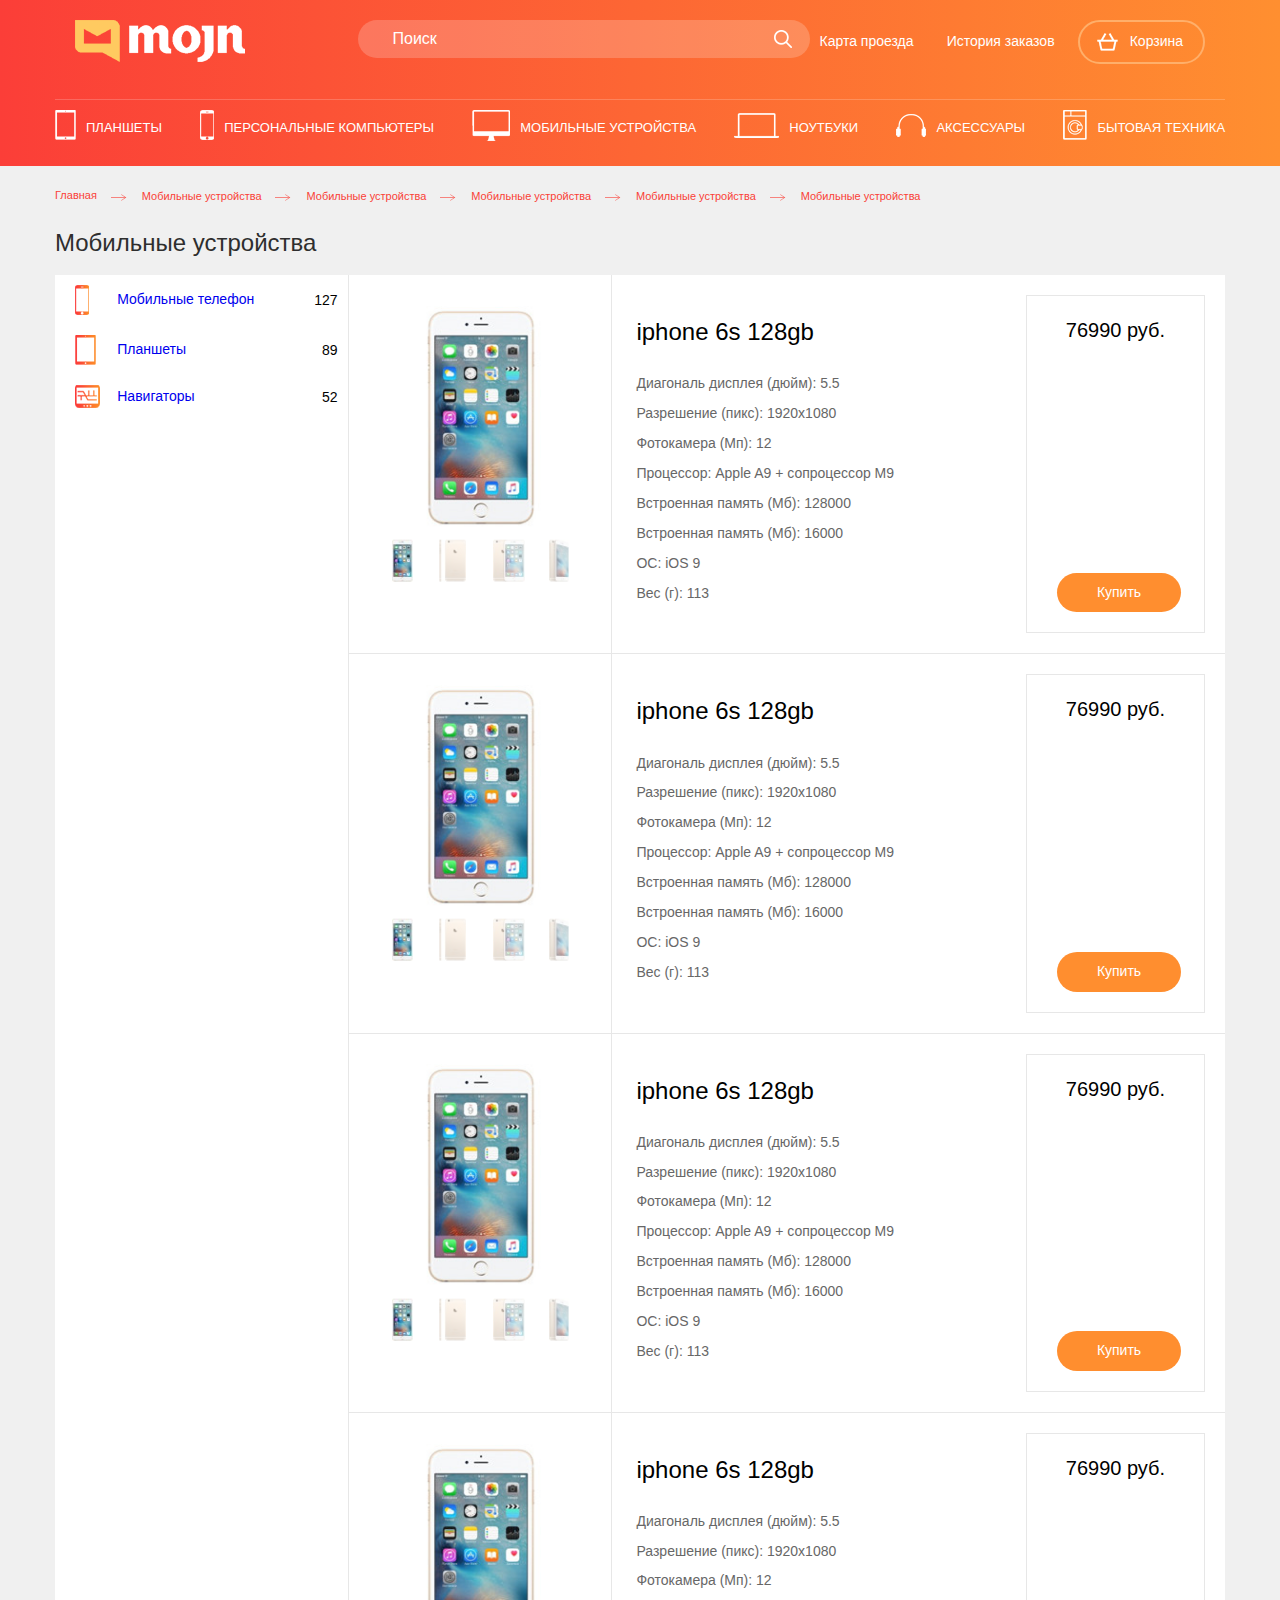
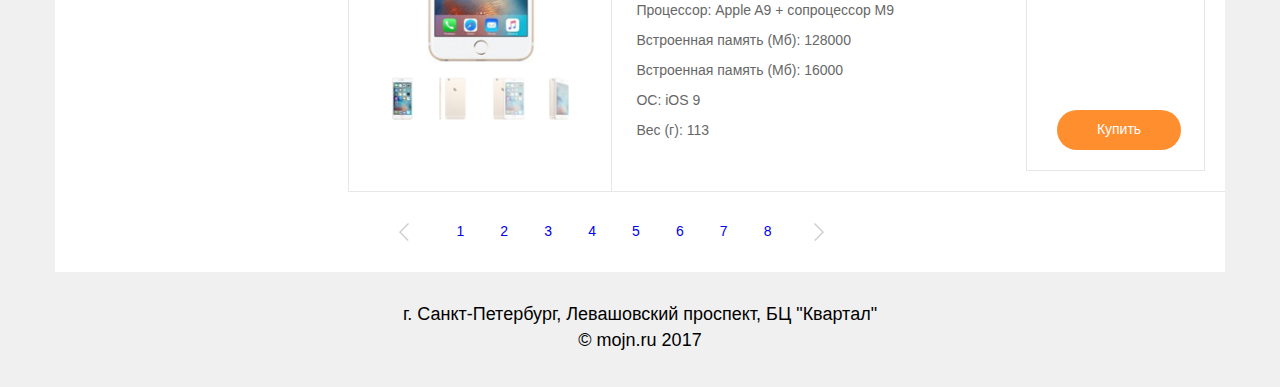
<file: works/mojn.loc/www/index.html>
﻿<!DOCTYPE html>
<html lang="eng">
  <meta charset="UTF-8">
  <meta http-equiv="X-UA-Compatible" content="IE=edge, chrome=1">
  <title>Главная страница</title>
  <link rel="stylesheet" href="./css/style.css">
  <body>
    <div class="wrapper">
      <header class="header">
        <div class="container">
          <div class="header__top">
            <div class="header__logo"><a href="#" class="logo"><img src="image/main.png" alt="logo" class="logo__pic"></a></div>
            <div class="header__search">
              <div class="search">
                <form action="" class="search__form">
                  <input type="text" name="" placeholder="Поиск" class="search__input">
                  <input type="submit" value="" class="search__submit">
                </form>
              </div>
            </div>
            <div class="header__menu">
              <ul class="menu">
                <li class="menu__item"><a href="#" class="menu__link"><span class="menu__link-text">Карта проезда</span></a></li>
                <li class="menu__item"><a href="#" class="menu__link"><span class="menu__link-text">История заказов</span></a></li>
                <li class="menu__item"><a href="#" class="menu__link menu__link_iconed"><span class="menu__link-icon"><img src="image/icon-cart.png" alt="" class="menu__link-icon-pic"></span><span class="menu__link-text">Корзина</span></a></li>
              </ul>
            </div>
          </div>
          <nav class="nav">
            <ul class="nav__list">
              <li class="nav__item"><a href="" class="nav__link"><span class="nav__icon"><img src="image/batton__icon1.png" alt=""></span><span class="nav__title">Планшеты</span></a></li>
              <li class="nav__item"><a href="" class="nav__link"><span class="nav__icon"><img src="image/batton__icon2.png" alt=""></span><span class="nav__title">Персональные компьютеры</span></a></li>
              <li class="nav__item"><a href="" class="nav__link"><span class="nav__icon"><img src="image/batton__icon3.png"></span><span class="nav__title">Мобильные устройства</span></a></li>
              <li class="nav__item"><a href="" class="nav__link"><span class="nav__icon"><img src="image/batton__icon4.png"></span><span class="nav__title">Ноутбуки</span></a></li>
              <li class="nav__item"><a href="" class="nav__link"><span class="nav__icon"><img src="image/batton__icon5.png"></span><span class="nav__title">Аксессуары </span></a></li>
              <li class="nav__item"><a href="" class="nav__link"><span class="nav__icon"><img src="image/batton__icon6.png"></span><span class="nav__title">Бытовая техника</span></a></li>
            </ul>
          </nav>
        </div>
      </header>
      <section class="breadcrumbs">
        <div class="container">
          <ul class="breadcrumbs__list">
            <li class="breadcrumbs__item"><a href="#" class="breadcrumbs__link">Главная</a></li>
            <li class="breadcrumbs__item"><a href="#" class="breadcrumbs__link">Мобильные устройства</a></li>
            <li class="breadcrumbs__item"><a href="#" class="breadcrumbs__link">Мобильные устройства</a></li>
            <li class="breadcrumbs__item"><a href="#" class="breadcrumbs__link">Мобильные устройства</a></li>
            <li class="breadcrumbs__item"><a href="#" class="breadcrumbs__link">Мобильные устройства</a></li>
            <li class="breadcrumbs__item"><a href="#" class="breadcrumbs__link">Мобильные устройства</a></li>
          </ul>
        </div>
      </section>
      <section class="section-title">
        <div class="container">
          <h1 class="title">Мобильные устройства</h1>
        </div>
      </section>
      <section class="content-wrapper">
        <div class="container">
          <aside class="sidebar">
            <ul categories>
              <li class="categories__item"><a href="#" class="categories__link"> <span class="categories__icon"><img src="image/icon-tel.png" alt=""></span><span class="categories__text">Мобильные телефон</span></a>
                <div class="categories__amount">127</div>
              </li>
              <li class="categories__item"><a href="#" class="categories__link"> <span class="categories__icon"><img src="image/icon-tab.png" alt=""></span><span class="categories__text">Планшеты</span></a>
                <div class="categories__amount">89</div>
              </li>
              <li class="categories__item"><a href="#" class="categories__link"> <span class="categories__icon"><img src="image/icon-navig.png" alt=""></span><span class="categories__text">Навигаторы</span></a>
                <div class="categories__amount">52</div>
              </li>
            </ul>
          </aside>
          <main class="content">
            <ul class="products">
              <li class="products__item">
                <div class="products__slideshow">
                  <div class="slideshow__display"><img src="image/product1.jpg" class="slideshow__display-img"></div>
                  <ul class="slideshow__thumbs">
                    <li class="slideshow__thumbs-item"><a class="slideshow__thumbs-link"><img src="image/product1min1.png" alt=""></a></li>
                    <li class="slideshow__thumbs-item"><a class="slideshow__thumbs-link"><img src="image/product1min2.png" alt=""></a></li>
                    <li class="slideshow__thumbs-item"><a class="slideshow__thumbs-link"><img src="image/product1min3.png" alt=""></a></li>
                    <li class="slideshow__thumbs-item"><a class="slideshow__thumbs-link"><img src="image/product1min4.png" alt=""></a></li>
                  </ul>
                </div>
                <div class="products__desc">
                  <h2 class="product__title">iphone 6s 128gb</h2>
                  <div class="products__desc-content">
                    <ul>
                      <li>Диагональ дисплея (дюйм): 5.5</li>
                      <li>Разрешение (пикс): 1920x1080</li>
                      <li>Фотокамера (Мп): 12</li>
                      <li>Процессор: Apple A9 + сопроцессор M9</li>
                      <li>Встроенная память (Мб): 128000</li>
                      <li>Встроенная память (Мб): 16000</li>
                      <li>ОС: iOS 9</li>
                      <li>Вес (г): 113</li>
                    </ul>
                  </div>
                </div>
                <div class="products__price">
                  <div class="products__price-inner">
                    <div class="products__price-amount">76990 руб.</div><a href="#" class="products__buy">Купить</a>
                  </div>
                </div>
              </li>
            </ul>
            <ul class="products">
              <li class="products__item">
                <div class="products__slideshow">
                  <div class="slideshow__display"><img src="image/product1.jpg" class="slideshow__display-img"></div>
                  <ul class="slideshow__thumbs">
                    <li class="slideshow__thumbs-item"><a class="slideshow__thumbs-link"><img src="image/product1min1.png" alt=""></a></li>
                    <li class="slideshow__thumbs-item"><a class="slideshow__thumbs-link"><img src="image/product1min2.png" alt=""></a></li>
                    <li class="slideshow__thumbs-item"><a class="slideshow__thumbs-link"><img src="image/product1min3.png" alt=""></a></li>
                    <li class="slideshow__thumbs-item"><a class="slideshow__thumbs-link"><img src="image/product1min4.png" alt=""></a></li>
                  </ul>
                </div>
                <div class="products__desc">
                  <h2 class="product__title">iphone 6s 128gb</h2>
                  <div class="products__desc-content">
                    <ul>
                      <li>Диагональ дисплея (дюйм): 5.5</li>
                      <li>Разрешение (пикс): 1920x1080</li>
                      <li>Фотокамера (Мп): 12</li>
                      <li>Процессор: Apple A9 + сопроцессор M9</li>
                      <li>Встроенная память (Мб): 128000</li>
                      <li>Встроенная память (Мб): 16000</li>
                      <li>ОС: iOS 9</li>
                      <li>Вес (г): 113</li>
                    </ul>
                  </div>
                </div>
                <div class="products__price">
                  <div class="products__price-inner">
                    <div class="products__price-amount">76990 руб.</div><a href="#" class="products__buy">Купить</a>
                  </div>
                </div>
              </li>
            </ul>
            <ul class="products">
              <li class="products__item">
                <div class="products__slideshow">
                  <div class="slideshow__display"><img src="image/product1.jpg" class="slideshow__display-img"></div>
                  <ul class="slideshow__thumbs">
                    <li class="slideshow__thumbs-item"><a class="slideshow__thumbs-link"><img src="image/product1min1.png" alt=""></a></li>
                    <li class="slideshow__thumbs-item"><a class="slideshow__thumbs-link"><img src="image/product1min2.png" alt=""></a></li>
                    <li class="slideshow__thumbs-item"><a class="slideshow__thumbs-link"><img src="image/product1min3.png" alt=""></a></li>
                    <li class="slideshow__thumbs-item"><a class="slideshow__thumbs-link"><img src="image/product1min4.png" alt=""></a></li>
                  </ul>
                </div>
                <div class="products__desc">
                  <h2 class="product__title">iphone 6s 128gb</h2>
                  <div class="products__desc-content">
                    <ul>
                      <li>Диагональ дисплея (дюйм): 5.5</li>
                      <li>Разрешение (пикс): 1920x1080</li>
                      <li>Фотокамера (Мп): 12</li>
                      <li>Процессор: Apple A9 + сопроцессор M9</li>
                      <li>Встроенная память (Мб): 128000</li>
                      <li>Встроенная память (Мб): 16000</li>
                      <li>ОС: iOS 9</li>
                      <li>Вес (г): 113</li>
                    </ul>
                  </div>
                </div>
                <div class="products__price">
                  <div class="products__price-inner">
                    <div class="products__price-amount">76990 руб.</div><a href="#" class="products__buy">Купить</a>
                  </div>
                </div>
              </li>
            </ul>
            <ul class="products">
              <li class="products__item">
                <div class="products__slideshow">
                  <div class="slideshow__display"><img src="image/product1.jpg" class="slideshow__display-img"></div>
                  <ul class="slideshow__thumbs">
                    <li class="slideshow__thumbs-item"><a class="slideshow__thumbs-link"><img src="image/product1min1.png" alt=""></a></li>
                    <li class="slideshow__thumbs-item"><a class="slideshow__thumbs-link"><img src="image/product1min2.png" alt=""></a></li>
                    <li class="slideshow__thumbs-item"><a class="slideshow__thumbs-link"><img src="image/product1min3.png" alt=""></a></li>
                    <li class="slideshow__thumbs-item"><a class="slideshow__thumbs-link"><img src="image/product1min4.png" alt=""></a></li>
                  </ul>
                </div>
                <div class="products__desc">
                  <h2 class="product__title">iphone 6s 128gb</h2>
                  <div class="products__desc-content">
                    <ul>
                      <li>Диагональ дисплея (дюйм): 5.5</li>
                      <li>Разрешение (пикс): 1920x1080</li>
                      <li>Фотокамера (Мп): 12</li>
                      <li>Процессор: Apple A9 + сопроцессор M9</li>
                      <li>Встроенная память (Мб): 128000</li>
                      <li>Встроенная память (Мб): 16000</li>
                      <li>ОС: iOS 9</li>
                      <li>Вес (г): 113</li>
                    </ul>
                  </div>
                </div>
                <div class="products__price">
                  <div class="products__price-inner">
                    <div class="products__price-amount">76990 руб.</div><a href="#" class="products__buy">Купить</a>
                  </div>
                </div>
              </li>
            </ul>
          </main>
        </div>
      </section>
      <section class="pagination">
        <div class="container"><a href="#" class="pagination__control pagination__control_left"></a>
          <ul class="pagination__list">
            <li class="pagination__item"><a href="#" class="pagination__link">1</a></li>
            <li class="pagination__item"><a href="#" class="pagination__link">2</a></li>
            <li class="pagination__item"><a href="#" class="pagination__link">3</a></li>
            <li class="pagination__item"><a href="#" class="pagination__link">4</a></li>
            <li class="pagination__item"><a href="#" class="pagination__link">5</a></li>
            <li class="pagination__item"><a href="#" class="pagination__link">6</a></li>
            <li class="pagination__item"><a href="#" class="pagination__link">7</a></li>
            <li class="pagination__item"><a href="#" class="pagination__link">8</a></li>
          </ul><a href="#" class="pagination__control pagination__control_right"></a>
          <ul class="pagination__list">
            <li class="pagination__item"></li>
          </ul>
        </div>
      </section>
      <div class="empty"></div>
    </div>
    <footer class="footer">
      <div class="container">
        <div class="footer__adress">г. Санкт-Петербург, Левашовский проспект, БЦ "Квартал"</div>
        <div class="footer__copyright">&copy mojn.ru 2017</div>
      </div>
    </footer>
  </body>
</html>
</file>
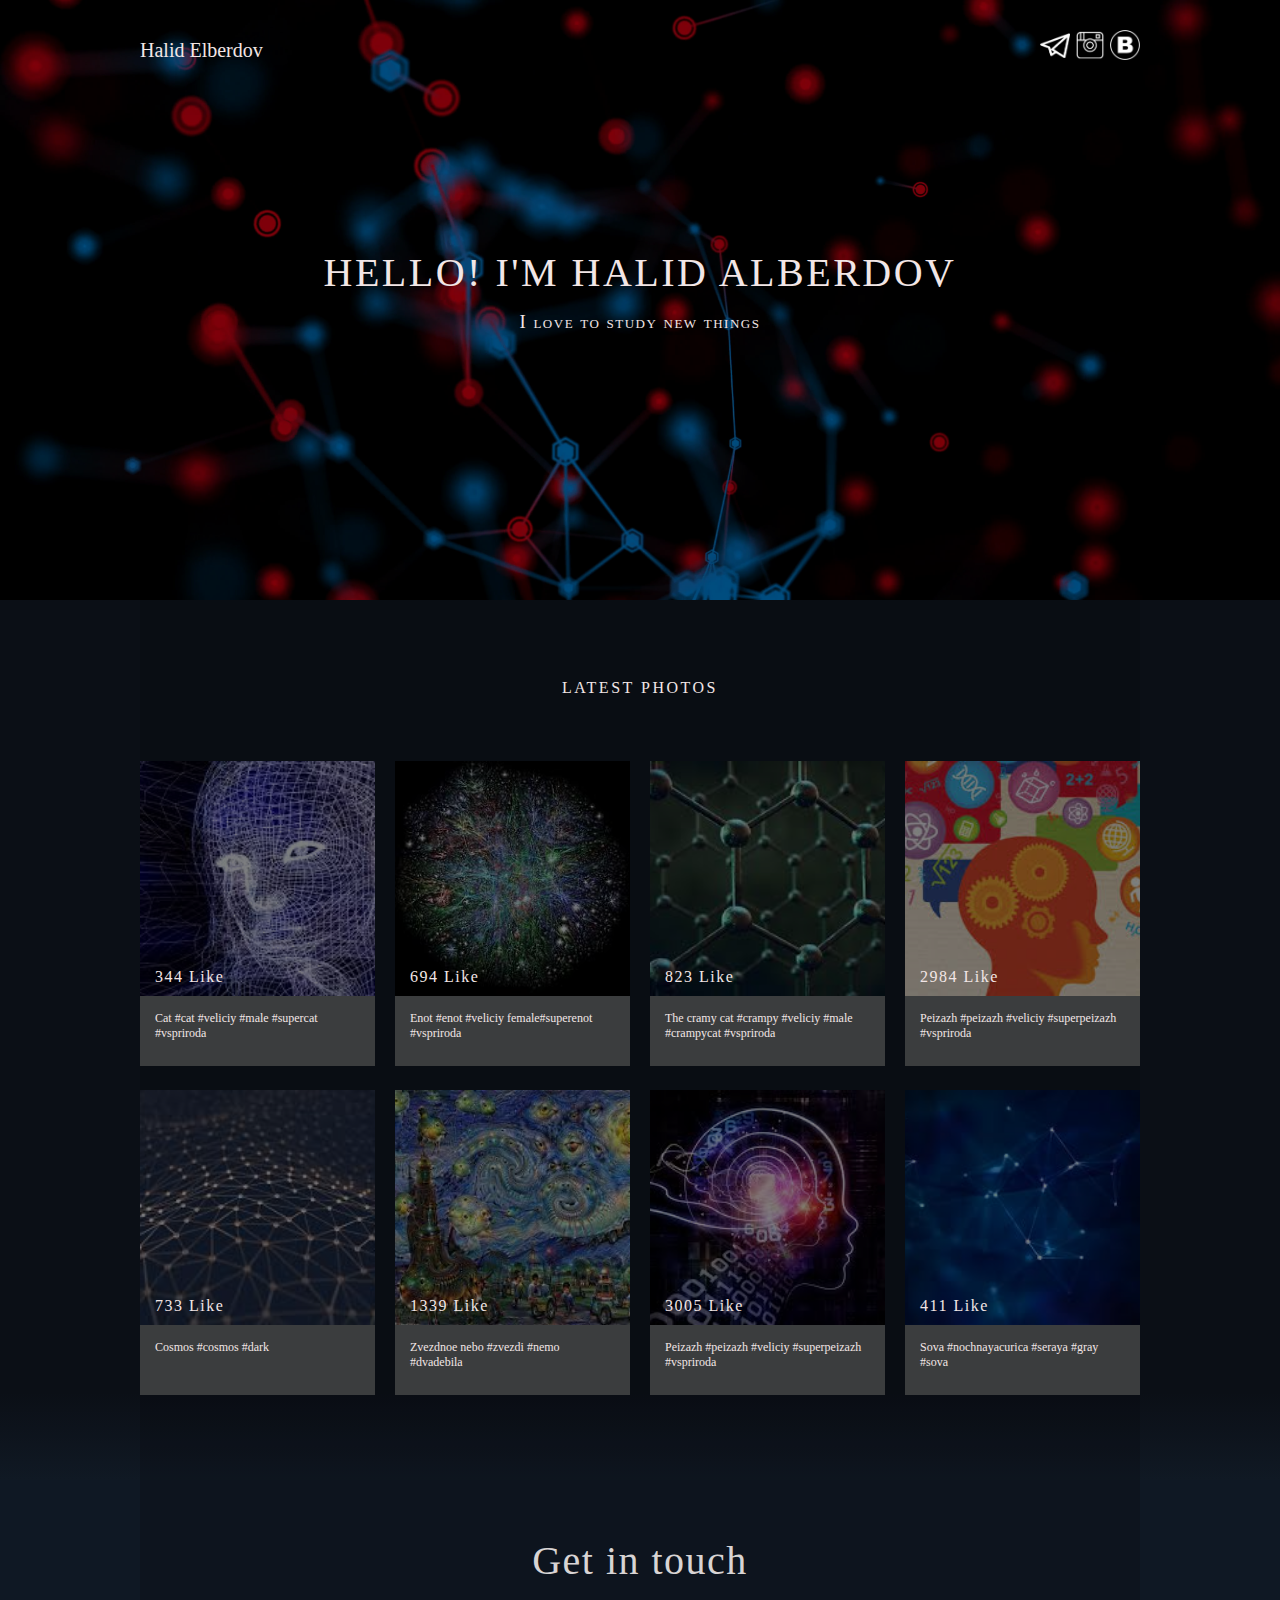
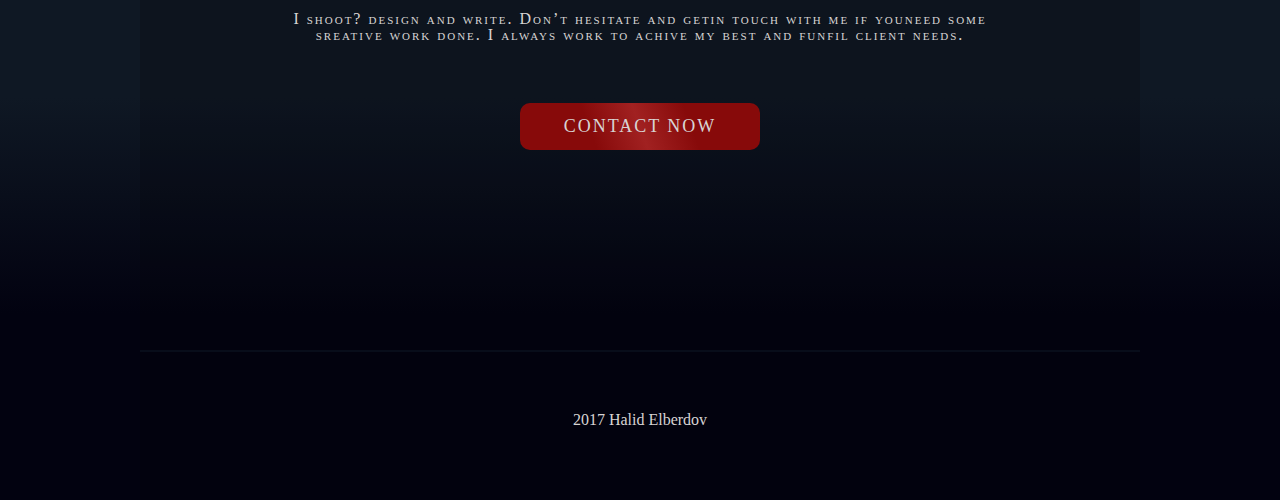
<file: works/portfolio.pr/www/index.html>
﻿<!doctype html>
<html>
<head>
    <title>Сайт портфолио</title>
    <meta http-equiv="content-type" content="text/html" charset="utf-8"/>
    <meta name="description" content=""/>
    <meta name="keywords" content=""/>
    <link rel="stylesheet" type="text/css" href="CSS/style.css"/>
</head>
<body>
    <header>
        <div id="blackout">
            <div id="main">
                <div id="upper">
                    <p id="logotxt">Halid Elberdov</p>
                    <div>
                        <div id="img1"><a href="https://telegram.org" target="_blank"></a></div>
                        <div id="img2"><a href="https://www.instagram.com/?hl=ru" target="_blank"></a></div>
                        <div id="img3"><a href="https://vk.com/halid_gazdiev" target="_blank"></a></div>
                    </div>
                </div>
                <h1>Hello! I'm Halid Alberdov</h1>
                <p id="subtitle">I love to study new things</p>
            </div>
        </div>
    </header>
    <section>
        <div id="main">
            <p>Latest photos</p>
            <div id="cont1">
                <div class="Pcontainer Pc1">
                    <div class="shadow"><p class="like">344 Like</p></div>      
                </div>
                <div class="tag"><aside>Cat #cat #veliciy #male #supercat #vspriroda</aside></div>
            </div>
            <div id="cont2">
                <div class="Pcontainer Pc2">
                    <div class="shadow"><p class="like">694 Like</p></div>    
                </div>
                <div class="tag"><aside>Enot #enot #veliciy female#superenot #vspriroda</aside></div>
            </div>
            <div id="cont3">
                <div class="Pcontainer Pc3">
                    <div class="shadow"><p class="like">823 Like</p></div>      
                </div>
                <div class="tag"><aside>The cramy cat #crampy #veliciy #male #crampycat #vspriroda</aside></div>
            </div>
            <div id="cont4">
                <div class="Pcontainer Pc4">
                    <div class="shadow"><p class="like">2984 Like</p></div>     
                </div>
                <div class="tag"><aside>Peizazh #peizazh #veliciy #superpeizazh #vspriroda</aside></div>
            </div>
            <div id="cont5">
                <div class="Pcontainer Pc5">
                    <div class="shadow"><p class="like">733 Like</p></div>     
                </div>
                <div class="tag"><aside>Cosmos #cosmos #dark</aside></div>
            </div>
            <div id="cont6">
                <div class="Pcontainer Pc6">
                    <div class="shadow"><p class="like">1339 Like</p></div>    
                </div>
                <div class="tag"><aside>Zvezdnoe nebo #zvezdi #nemo #dvadebila</aside></div>
            </div>
            <div id="cont7">
                <div class="Pcontainer Pc7">
                    <div class="shadow"><p class="like">3005 Like</p></div>   
                </div>
                <div class="tag"><aside>Peizazh #peizazh #veliciy #superpeizazh  #vspriroda</aside></div>
            </div>
            <div id="cont8">
                <div class="Pcontainer Pc8">
                    <div class="shadow"><p class="like">411 Like</p></div>      
                </div>
                <div class="tag"><aside>Sova #nochnayacurica #seraya #gray #sova</aside></div>
            </div>
        </div>
    </section>
    <footer>
        <div>
            <p id="txt1">Get in touch</p>
            <p id="txt2">I shoot? design and write. Don’t hesitate and getin touch with me if youneed 
                some sreative work done. I always work to achive my best and funfil client needs.
            </p>
            <p id="RedBtn">Contact now</p>
            <hr />
            <p id="txt3">2017 Halid Elberdov</p>
        </div>
    </footer>
</body>
</html>
</file>
<file: works/mojn.loc/www/css/style.css>
@import url(reset.css);

html {
  width: 100%;
  height: 100%; }

body {
  background: #f0f0f0;
  width: 100%;
  height: 100%;
  font-size: 14px;
  line-height: 1.42;
  font-family: 'helvetica'; }

.wrapper {
  position: relative;
  min-height: 100%;
  overflow: hidden; }

.empty {
  height: 115px; }

.footer {
  position: relative;
  height: 115px;
  margin-top: -115px;
  font-size: 18px; }

.footer .container {
    padding-top: 30px;
    text-align: center; }

ul {
  padding: 0;
  margin: 0; }
  ul li {
    list-style: none; }

a {
  text-decoration: none; }

* {
  box-sizing: border-box; }

.container {
  width: 1170px;
  margin: 0 auto; }

/*                HEADER                  */
.header {
  background: #fb3e38;
  background: -moz-linear-gradient(left, #fb3e38 0%, #ff8f30 100%);
  background: -webkit-linear-gradient(left, #fb3e38 0%, #ff8f30 100%);
  background: linear-gradient(to right, #fb3e38 0%, #ff8f30 100%);
  filter: progid:DXImageTransform.Microsoft.gradient( startColorstr='#fb3e38', endColorstr='#ff8f30',GradientType=1 );
  margin-bottom: 20px; }

.header__logo, .header__search, .header__menu {
  float: left; }

.header__logo {
  width: 25%; }

.header__search {
  width: 40%; }

.header__menu {
  width: 35%; }

.header__top:after, .header__top:before {
  display: table;
  content: ""; }

.header__top:after {
  clear: both; }

.logo {
  display: inline-block; }

.logo__pic {
  display: block;
  max-width: 175px;
  max-height: 55px; }

.search {
  position: relative; }

.search__input {
  padding: 10px 40px 10px 35px;
  background: rgba(255, 255, 255, 0.2);
  border: 0 none;
  border-radius: 50px;
  color: #fff;
  outline: none;
  width: 100%;
  font-size: 16px; }
  
.search__input::-webkit-input-placeholder {
    color: #fff; }

.search__input:-moz-placeholder {
    color: #fff; }

.search__input::-moz-placeholder {
    color: #fff; }

.search__input:-ms-input-placeholder {
    color: #fff; }

.search__submit {
  background: url(../image/icons2.png) 0 0 no-repeat;
  width: 18px;
  height: 18px;
  display: block;
  border: none;
  position: absolute;
  right: 18px;
  top: 50%;
  margin-top: -9px;
  padding: 0; }

.menu__item {
  display: inline-block; }

/* ------------- MENU------------- */
.menu {
  text-align: justify; }
  
.menu:after {
    content: '';
    display: inline-block;
    width: 100%;
    height: 0; }

.menu__link {
  display: block;
  padding: 10px; }
  
.menu__link:hover .menu__link-text {
    color: #ffc960; }

.menu__link_iconed {
  padding-right: 20px;
  padding-left: 50px;
  position: relative;
  border: 2px solid #ffaf6a;
  border-radius: 50px; }

.menu__link-text {
  color: #fff;
  font-size: 14px; }

.menu__link-icon {
  position: absolute;
  left: 13px;
  top: 0;
  bottom: 0;
  width: 30px; }

.menu__link-icon-pic {
  position: absolute;
  top: 0;
  left: 0;
  right: 0;
  bottom: 0;
  margin: auto;
  display: block;
  max-width: 100%;
  max-height: 100%; }

.header__top {
  padding: 20px;
  padding-bottom: 15px;
  border-bottom: 1px solid rgba(255, 255, 255, 0.2); }

/* --------- NAV ---------*/
.nav__list {
  text-align: justify; }
  .nav__list:after {
    content: '';
    display: inline-block;
    width: 100%;
    height: 0; }

.nav__item {
  padding-top: 10px;
  display: inline-block; }

.nav__link:hover .nav__title {
  color: #ffc960; }

.nav__icon, .nav__title {
  display: inline-block;
  vertical-align: middle;
  color: #fff;
  font-size: 13px;
  text-transform: uppercase; }

.nav__title {
  padding-left: 10px; }

/* --------- BREADCRUMBS ---------*/
.breadcrumbs__item {
  display: inline-block;
  vertical-align: middle;
  margin-left: 10px; }
  .breadcrumbs__item:first-child {
    margin-left: 0; }
    .breadcrumbs__item:first-child .breadcrumbs__link:before {
      display: none; }

.breadcrumbs__link {
  font-size: 11px;
  color: #fa3f37;
  vertical-align: middle; }

.breadcrumbs__link:before {
    content: '';
    display: inline-block;
    background: url(../image/way__arrow.png) 0 0 no-repeat;
    width: 16px;
    height: 7px;
    margin-right: 15px;
    vertical-align: middle; }

.title {
  font-family: 'helvetica';
  font-size: 24px;
  color: #2e2e2e;
  margin-top: 20px;
  margin-bottom: 15px;
  font-weight: normal; }

/* --------- CONTAINER ---------*/
.content-wrapper .container {
  background: #fff; }
  .content-wrapper .container:after, .content-wrapper .container:before {
    display: table;
    content: ""; }
  .content-wrapper .container:after {
    clear: both; }

.sidebar {
  float: left;
  width: 25%; }

.content {
  float: left;
  width: 75%;
  border-left: 1px solid #e7e7e7; }

.products__item {
  position: relative;
  border-bottom: 1px solid #e7e7e7; }
  .products__item:after, .products__item:before {
    display: table;
    content: ""; }
  .products__item:after {
    clear: both; }

.products__slideshow {
  float: left;
  width: 30%;
  padding: 25px; }
  .products__slideshow:after, .products__slideshow:before {
    display: table;
    content: ""; }
  .products__slideshow:after {
    clear: both; }

.slideshow__display {
  height: 235px;
  position: relative; }

.slideshow__display-img {
  position: absolute;
  right: 0;
  left: 0;
  top: 0;
  bottom: 0;
  margin: auto;
  max-height: 95%;
  max-width: 95%; }

.products__desc {
  width: 45%;
  float: left;
  padding: 40px 25px; }
  .products__desc:before {
    content: '';
    display: block;
    top: 0;
    bottom: 0;
    position: absolute;
    width: 1px;
    background: #e7e7e7;
    left: 30%; }

.slideshow__thumbs:after, .slideshow__thumbs:before {
  display: table;
  content: ""; }

.slideshow__thumbs:after {
  clear: both; }

.slideshow__thumbs-item {
  width: 25%;
  float: left; }

.slideshow__thumbs-link {
  display: block;
  position: relative;
  height: 54px; }
  .slideshow__thumbs-link img {
    display: block;
    position: absolute;
    right: 0;
    left: 0;
    top: 0;
    bottom: 0;
    max-width: 100%;
    max-height: 100%;
    margin: auto; }

.product__title {
  margin-top: 0;
  font-weight: normal;
  margin-bottom: 25px;
  font-size: 24px; }

.products__desc-content {
  font-size: 14px;
  color: #676767; }
  .products__desc-content li {
    margin-bottom: 10px; }

.products__price {
  position: absolute;
  right: 0;
  top: 0;
  bottom: 0;
  width: 25%;
  padding: 20px; }

.products__price-inner {
  border: 1px solid #e7e7e7;
  height: 100%;
  position: relative;
  padding: 20px;
  text-align: center; }

.products__price-amount {
  font-size: 20px; }

.products__buy {
  position: absolute;
  bottom: 0;
  left: 30px;
  display: block;
  padding: 10px 40px;
  background: #ff8e2f;
  color: #fff;
  border-radius: 50px;
  margin-bottom: 20px; }

/* --------- CATEGORIES ---------*/
.categories__item {
  border-bottom: 1px solid #e7e7e7e;
  position: relative; }

.categories__link {
  display: block;
  padding: 10px 20px;
  padding-right: 50px;
  font-size: 0; }

.categories__icon {
  display: inline-block;
  vertical-align: middle;
  width: 10%; }

.categories__text {
  vertical-align: middle;
  display: inline-block;
  padding-left: 20px;
  width: 90%;
  font-size: 14px; }

.categories__amount {
  position: absolute;
  font-size: 14px;
  line-height: 16px;
  top: 50%;
  margin-top: -8px;
  right: 10px; }

/* --------- PAGINATION ---------*/
.pagination {
  text-align: center; }
  
.pagination .container {
    background: #fff;
    padding: 30px 0; }

.pagination__control, .pagination__list {
  display: inline-block;
  vertical-align: middle; }

.pagination__list {
  margin: 0 26px; }

.pagination__item {
  display: inline-block;
  vertical-align: middle; }

.pagination__link {
  width: 40px;
  text-align: center;
  display: inline-block; }
  
.pagination__link:hover {
    color: red; }

.pagination__control {
  width: 11px;
  height: 18px;
  background-image: url("../image/sprite.png");
  background-repeat: no-repeat; }

.pagination__control_left {
  background-position: left top; }
  
.pagination__control_left:hover {
    background-position: right bottom; }

.pagination__control_right {
  background-position: left bottom; }
  
.pagination__control_right:hover {
    background-position: right top; }
</file>
<file: works/portfolio.pr/www/CSS/style.css>
@import url(reset.css);

body{
    font-family: Pangram;
    margin: 0;
}
/*Настройки шапки*/
#upper div div{
    width: 30px;
    height: 30px;
    float: left;
}

header a {
    display: block;
    height: 30px;
}

#img1{
    background-image: url("../img/Icon/telegram.png");
    background-repeat: no-repeat;
    background-size: 30px 25px;
    background-position: 0% 50%;
}

#img2{
    background-image: url("../img/Icon/instagram.png");
    background-repeat: no-repeat;
    background-size: cover;
    margin: 0 5px;
}

#img3{
    background-image: url("../img/Icon/vkontakte.png");
    background-repeat: no-repeat;
    background-size: cover;
}

#logotxt {
    font-size: 15pt;
    font-weight: lighter;
    float: left;
    margin-top: 40px;
}

#blackout h1 {
    font-size: 30pt;
    font-weight: normal;
    font-style: normal;
    text-transform: uppercase;
}
#subtitle {
    font-size: 14pt;
    font-variant: small-caps;
    margin-top: 20px;
    text-align: center;
    letter-spacing: 1.5px;
}

header {
    height: 600px;
    width: 100%;
    background: url("../img/Header/header.jpg") no-repeat;
    background-size: cover;
    color: #f2e6e6;
}

#blackout {
    width: 100%;
    height: 100%;
    background-color: rgba(0, 0, 0, 0.5);
}

#upper div{
    float: right;
    margin-top: 15px;
}

header #main {
    width: 1000px;
    height: 100%;
    margin-left: auto;
    margin-right: auto;
}

#upper{
    display: inline-block;
    width:  100%;
    height: 61px;
}

#main h1{
    margin-top: 189px;
    text-align: center;
    letter-spacing: 2.5px;
}
/*Конец настроект шапки*/

/*Настройки основной части*/
section {
    width: 100%;
    height: 880px;
    display: inline-block;
    background: linear-gradient(180deg, #0b0f16 90%, #101924 100%) no-repeat;
}

section #main {
    width: 1000px;
    height: 100%;
    margin-right: auto;
    margin-left: auto;
    padding-top: 80px;
    background: rgba(3, 3, 10, 0.2);
}

section #main > div {
    display: inline-block;
    float: left;
}

.Pcontainer {
    width: 235px;
    height: 235px;
    display: inline-block;    
}
section div {
    margin: 0;
    padding: 0;
}
aside {
    line-height: 15px;
    width: 90%;
    font-size: 12px;
    word-wrap: break-word;
    color: #f2e6e6;
}

.tag {
    width: 220px;
    height: 55px;
    background-color: #3b3d3e;
    padding-left: 15px;
    padding-top: 15px;
}

section #main > p {
    text-transform: uppercase;
    letter-spacing: 2.5px;
    color: #f2e6e6;
    text-align: center;
    margin-bottom: 65px;
}

.like {
    margin-top: 208px;
    margin-left: 15px;
    letter-spacing: 1.5px;
    color: #f2e6e6;
    cursor: default;
    user-select: none;
}

#cont1, #cont2, #cont3, #cont5, #cont6, #cont7 {
    margin-right: 10px;
}

#cont1, #cont2, #cont3, #cont4 {
    margin-bottom: 24px;
}

#cont2, #cont3, #cont6, #cont7 {
    margin-left: 10px;
}

#cont4, #cont8 {
    margin-left: 10px;
}

.shadow {
    width: 100%;
    height: 100%;
    display: inline-block;
    background-color: rgba(0, 0, 0, 0.5);
    transition: all 1s;
}

.shadow:hover {
    background-color: rgba(0, 0, 0, 0.2);
}

.Pc1 {
    background-image: url("../img/Photos/women.jpg");
    background-repeat: no-repeat;
    background-size: cover;
    background-position: center;
}

.Pc2 {
    background-image: url("../img/Photos/neironet.jpg");
    background-repeat: no-repeat;
    background-size: cover;
    background-position: center;
}

.Pc3 {
    background-image: url("../img/Photos/atom.jpg");
    background-repeat: no-repeat;
    background-size: cover;
    background-position: center;
}

.Pc4 {
    background-image: url("../img/Photos/brain.jpg");
    background-repeat: no-repeat;
    background-size: cover;
    background-position: center;
}

.Pc5 {
    background-image: url("../img/Photos/neiron.jpg");
    background-repeat: no-repeat;
    background-size: cover;
    background-position: center;
}

.Pc6 {
    background-image: url("../img/Photos/AIwork.jpg");
    background-repeat: no-repeat;
    background-size: cover;
    background-position: center;
}

.Pc7 {
    background-image: url("../img/Photos/net.jpg");
    background-repeat: no-repeat;
    background-size: cover;
    background-position: center;
}

.Pc8 {
    background-image: url("../img/Photos/aar1.jpg");
    background-repeat: no-repeat;
    background-size: cover;
    background-position: center;
}
/*Конец настройки основной части*/

/**/
footer {
    width: 100%;
    height: 620px;
    display: inline-block;
    background: linear-gradient(to bottom, #0f1824 35%, #020210 70%) no-repeat;
}

footer p {
    text-align: center; 
    color: #d8d4d4;
    word-wrap: break-word;
}

footer > div {
    width: 1000px;
    height: 559px;
    margin-left: auto;
    margin-right: auto;
    background: rgba(3, 3, 10, 0.2);
    padding-top: 61px;
}

footer #txt1 {
    font-size: 40px;
    font-weight: normal;
    letter-spacing: 1.5px;
}

footer #txt2 {
    font-size: 12pt;
    letter-spacing: 2px;
    margin-top: 30px;
    width: 760px;
    margin-left: auto;
    margin-right: auto;
    font-variant: small-caps;
}

footer #txt3 {
    margin-top: 60px;
}

#RedBtn {
    font-size: 18px;
    margin-top: 60px;
    margin-bottom: 200px;
    margin-left: auto;
    margin-right: auto;
    letter-spacing: 2px;
    text-transform: uppercase;
    width: 240px;
    height: 33px;
    padding-top: 14px;
    border-radius: 10px;
    background: linear-gradient(70deg, #870a0a 30%, #a12121 50%, #870a0a 70%);
    cursor: default;    
    user-select: none;
}

#RedBtn:hover {
    background: linear-gradient(70deg, #a30c0c 30%, #c02727 50%, #a30c0c 70%);
}

hr {
    border: none;
    color: #080d1a;
    background-color: #080d1a;
    height: 2px;
}

/**/
</file>
